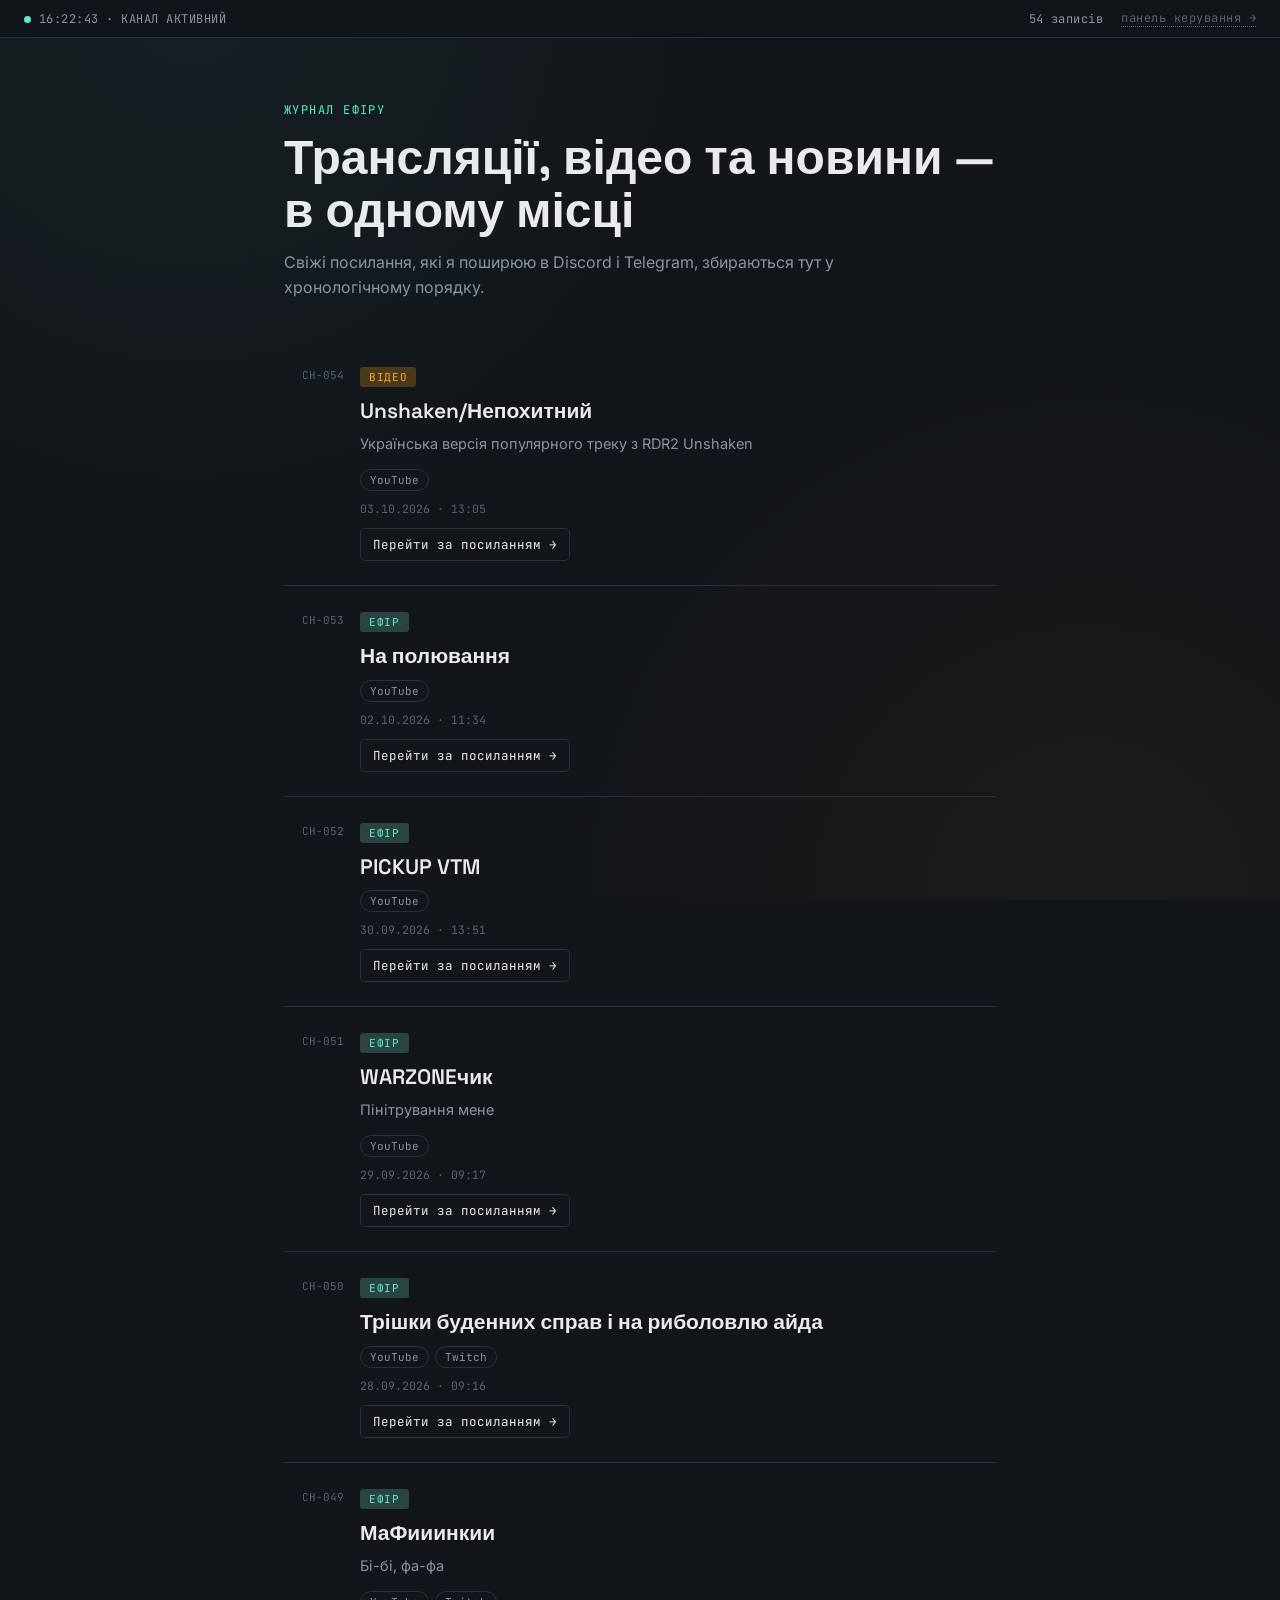
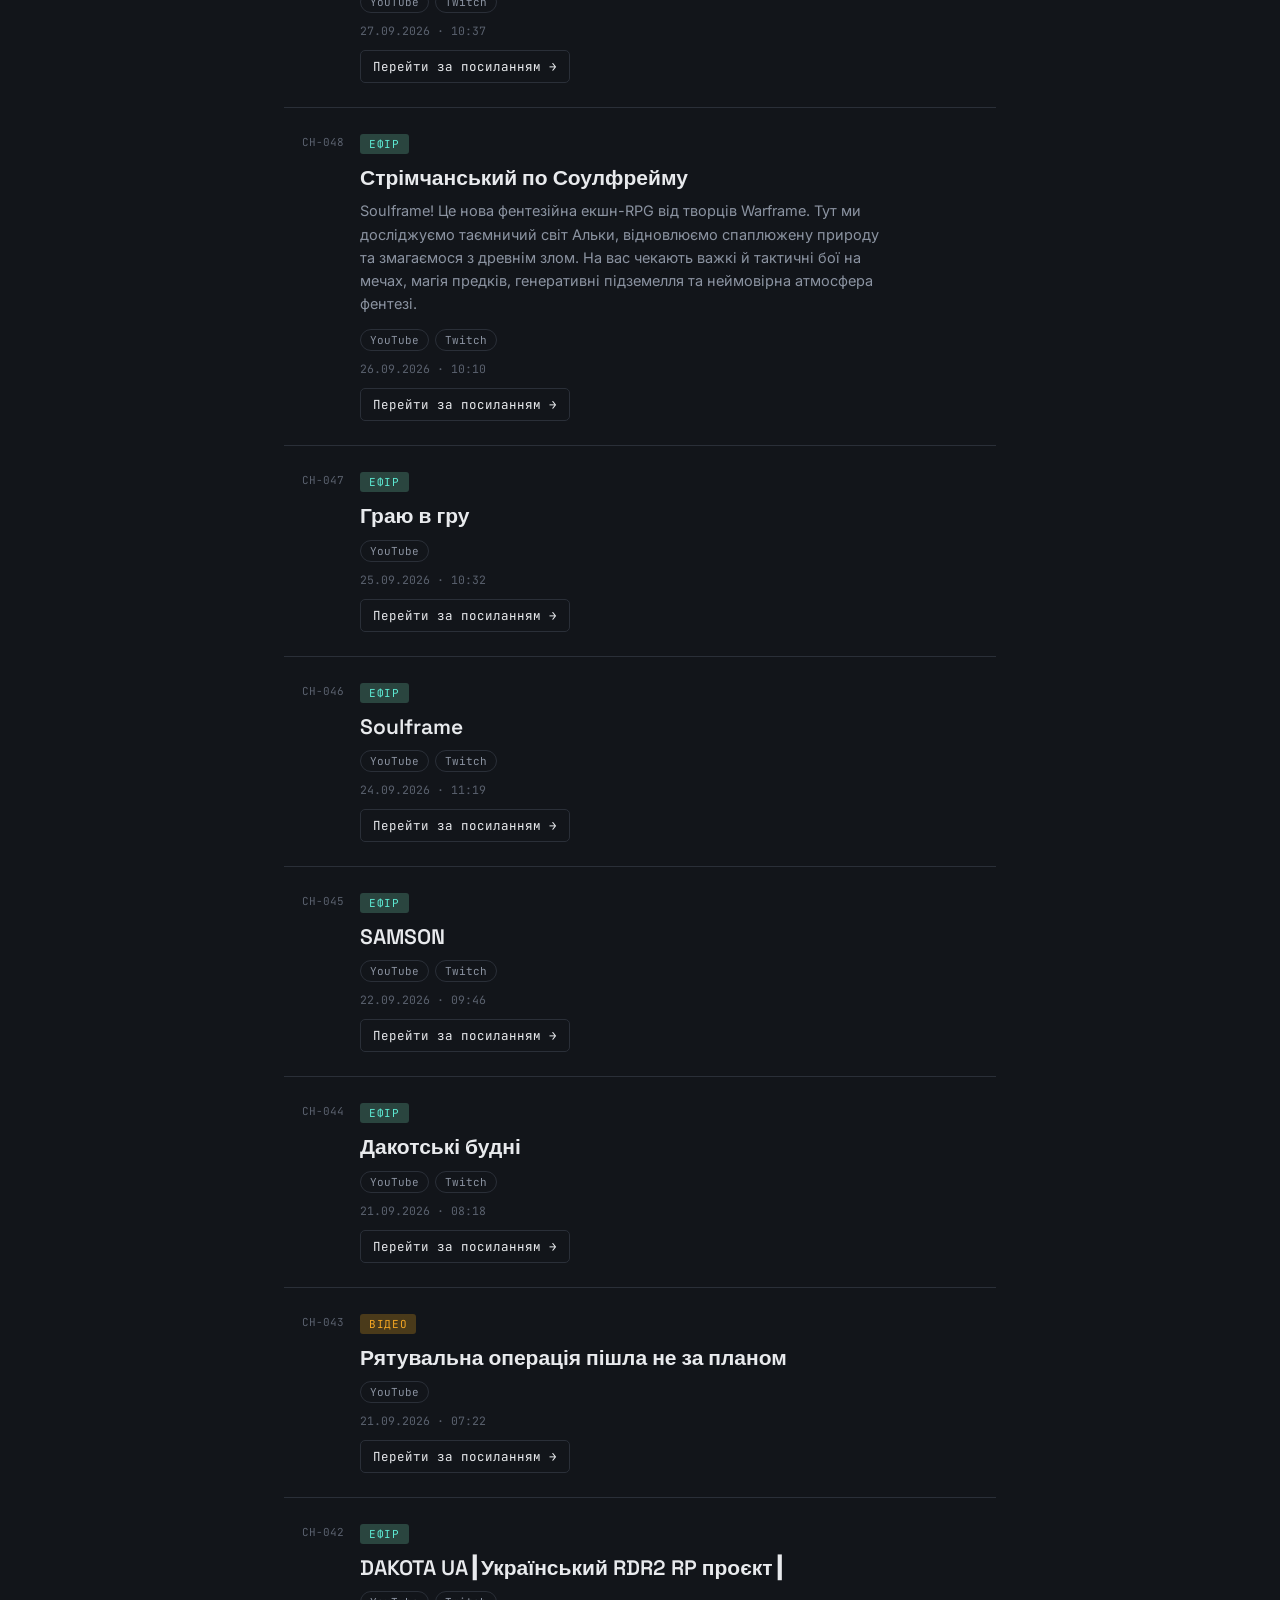
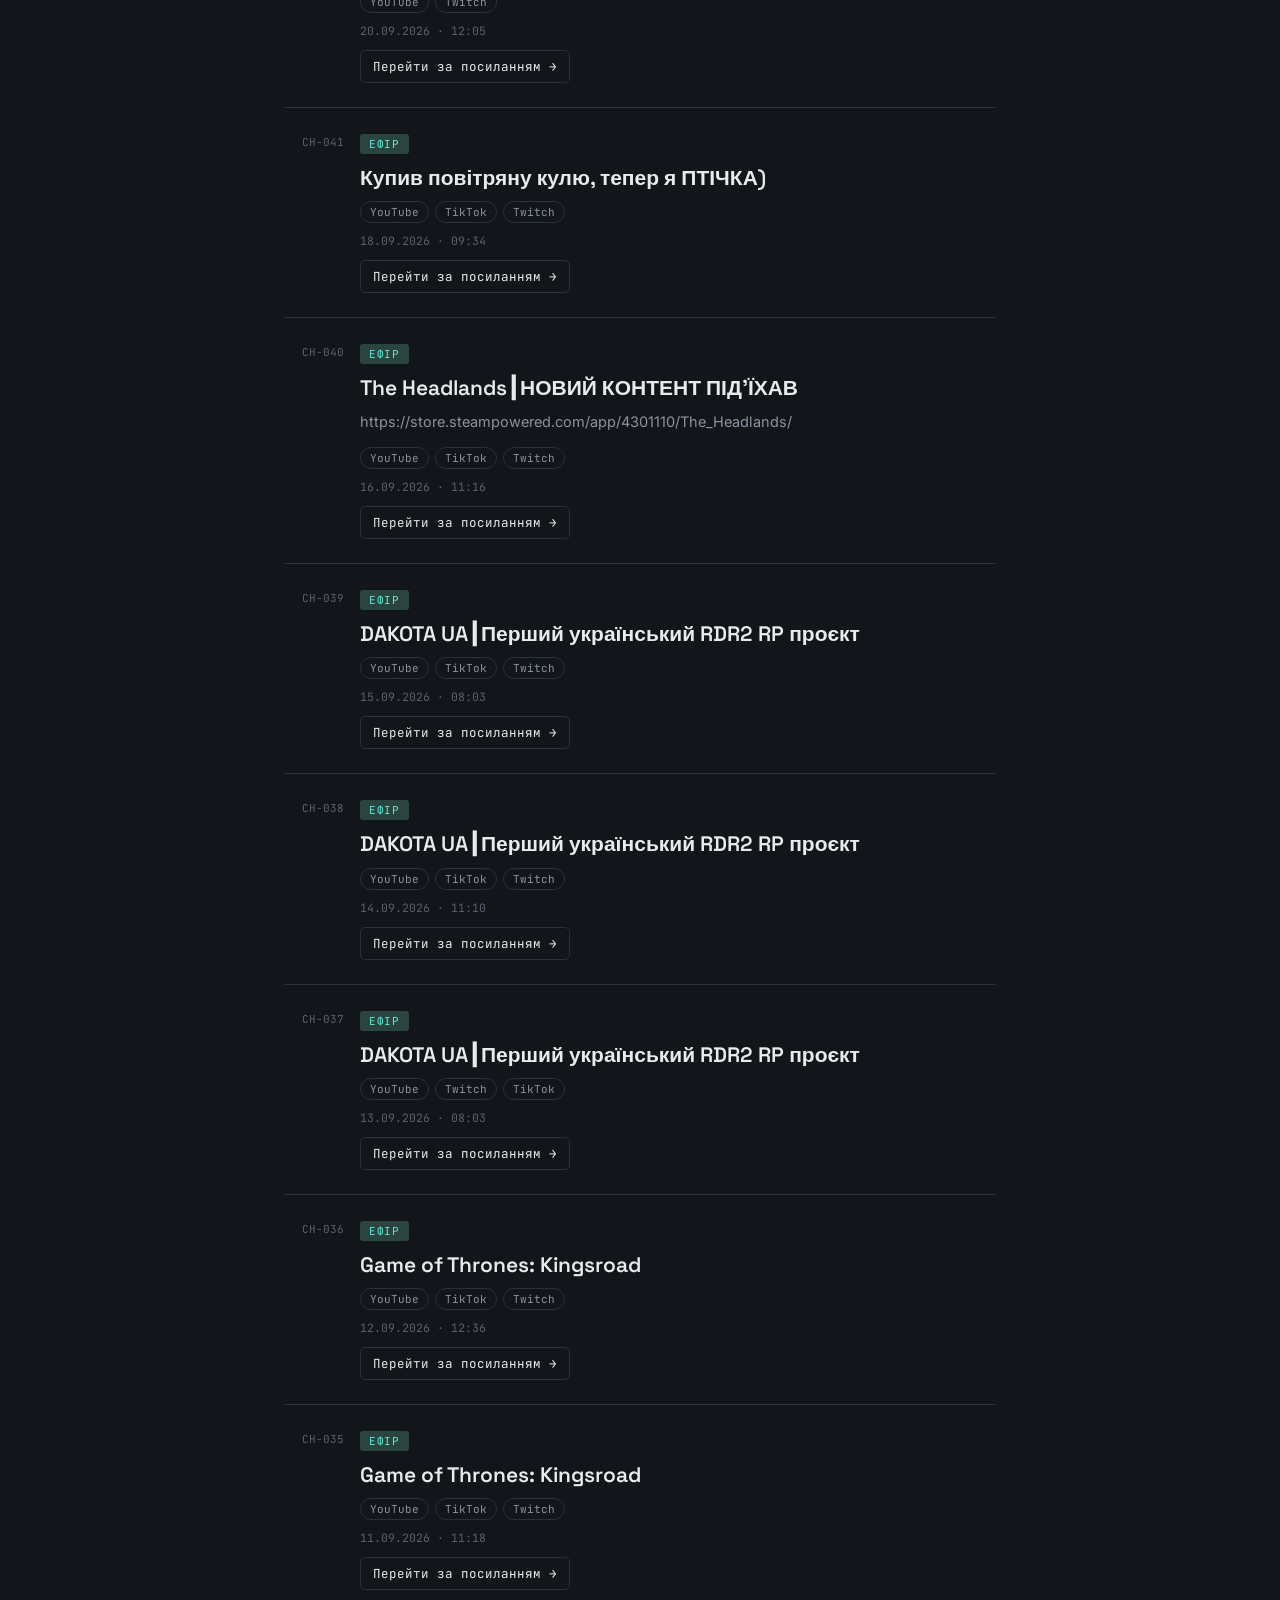
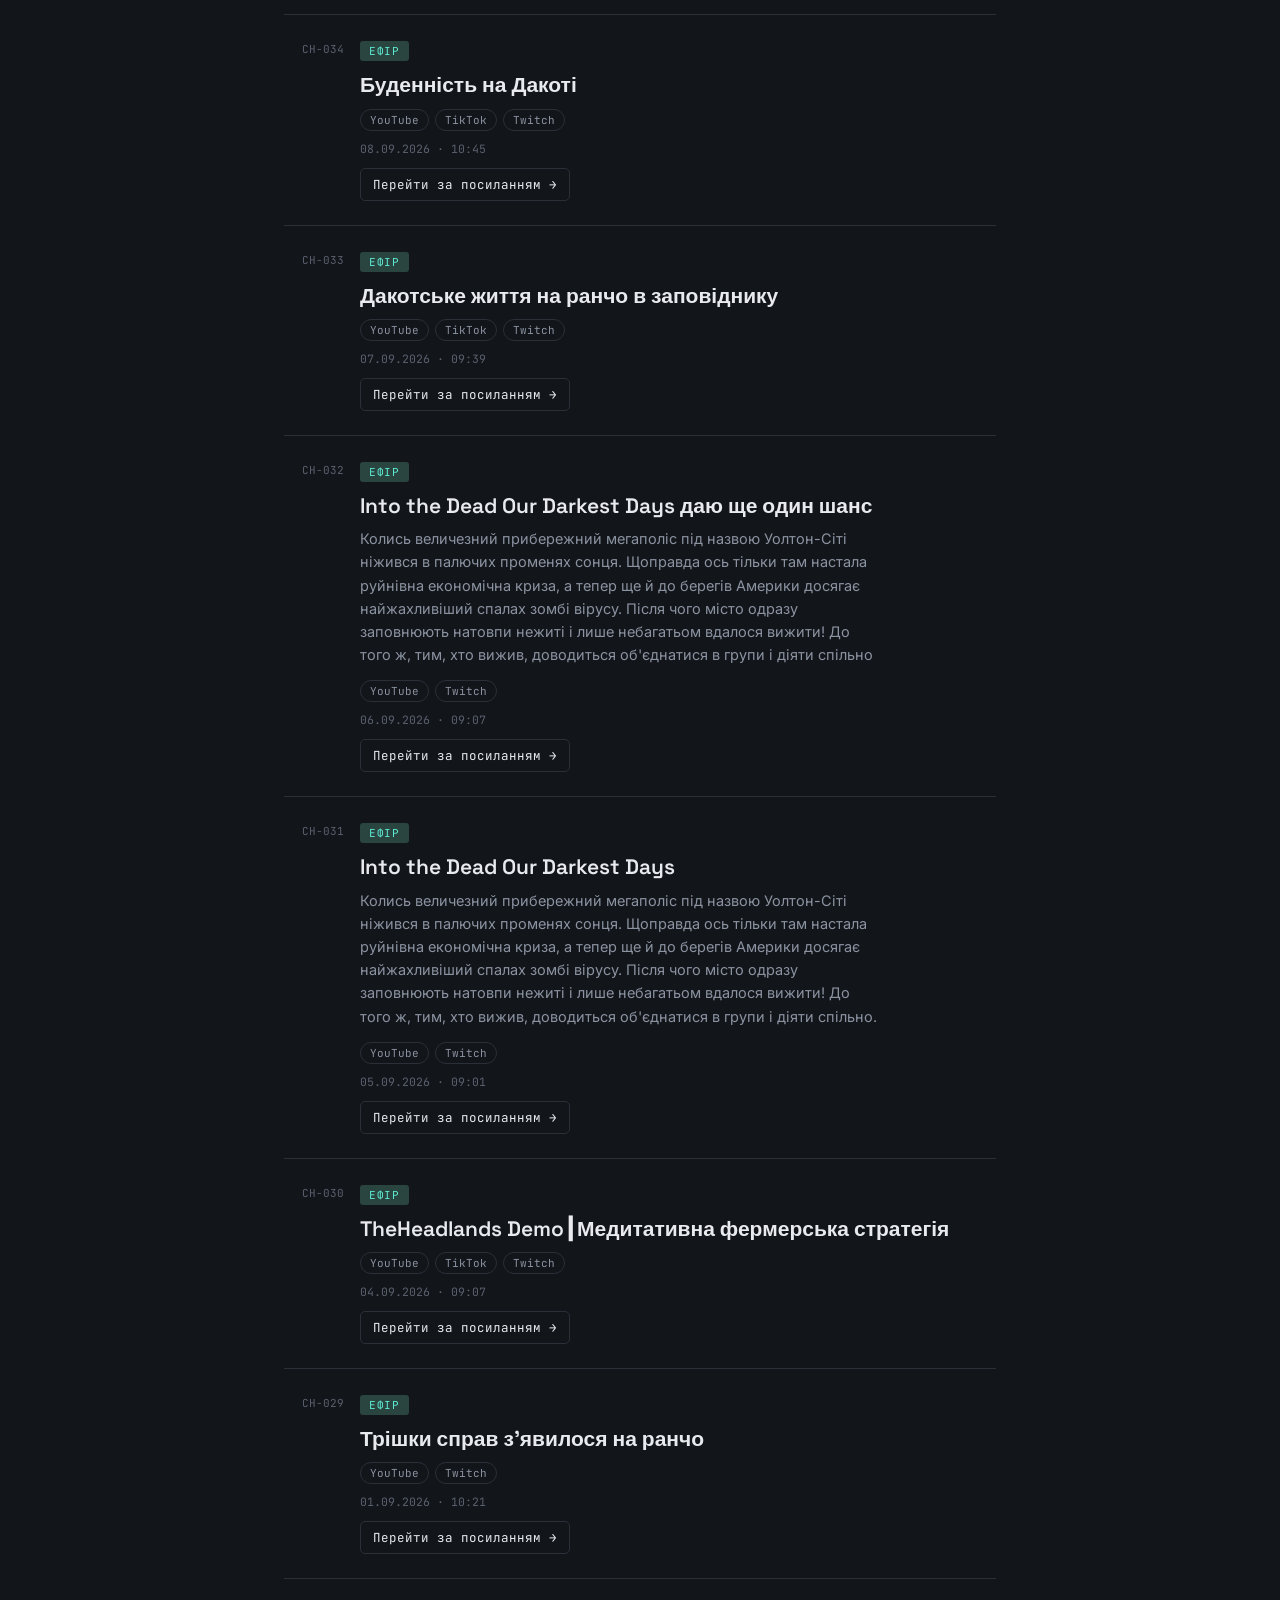
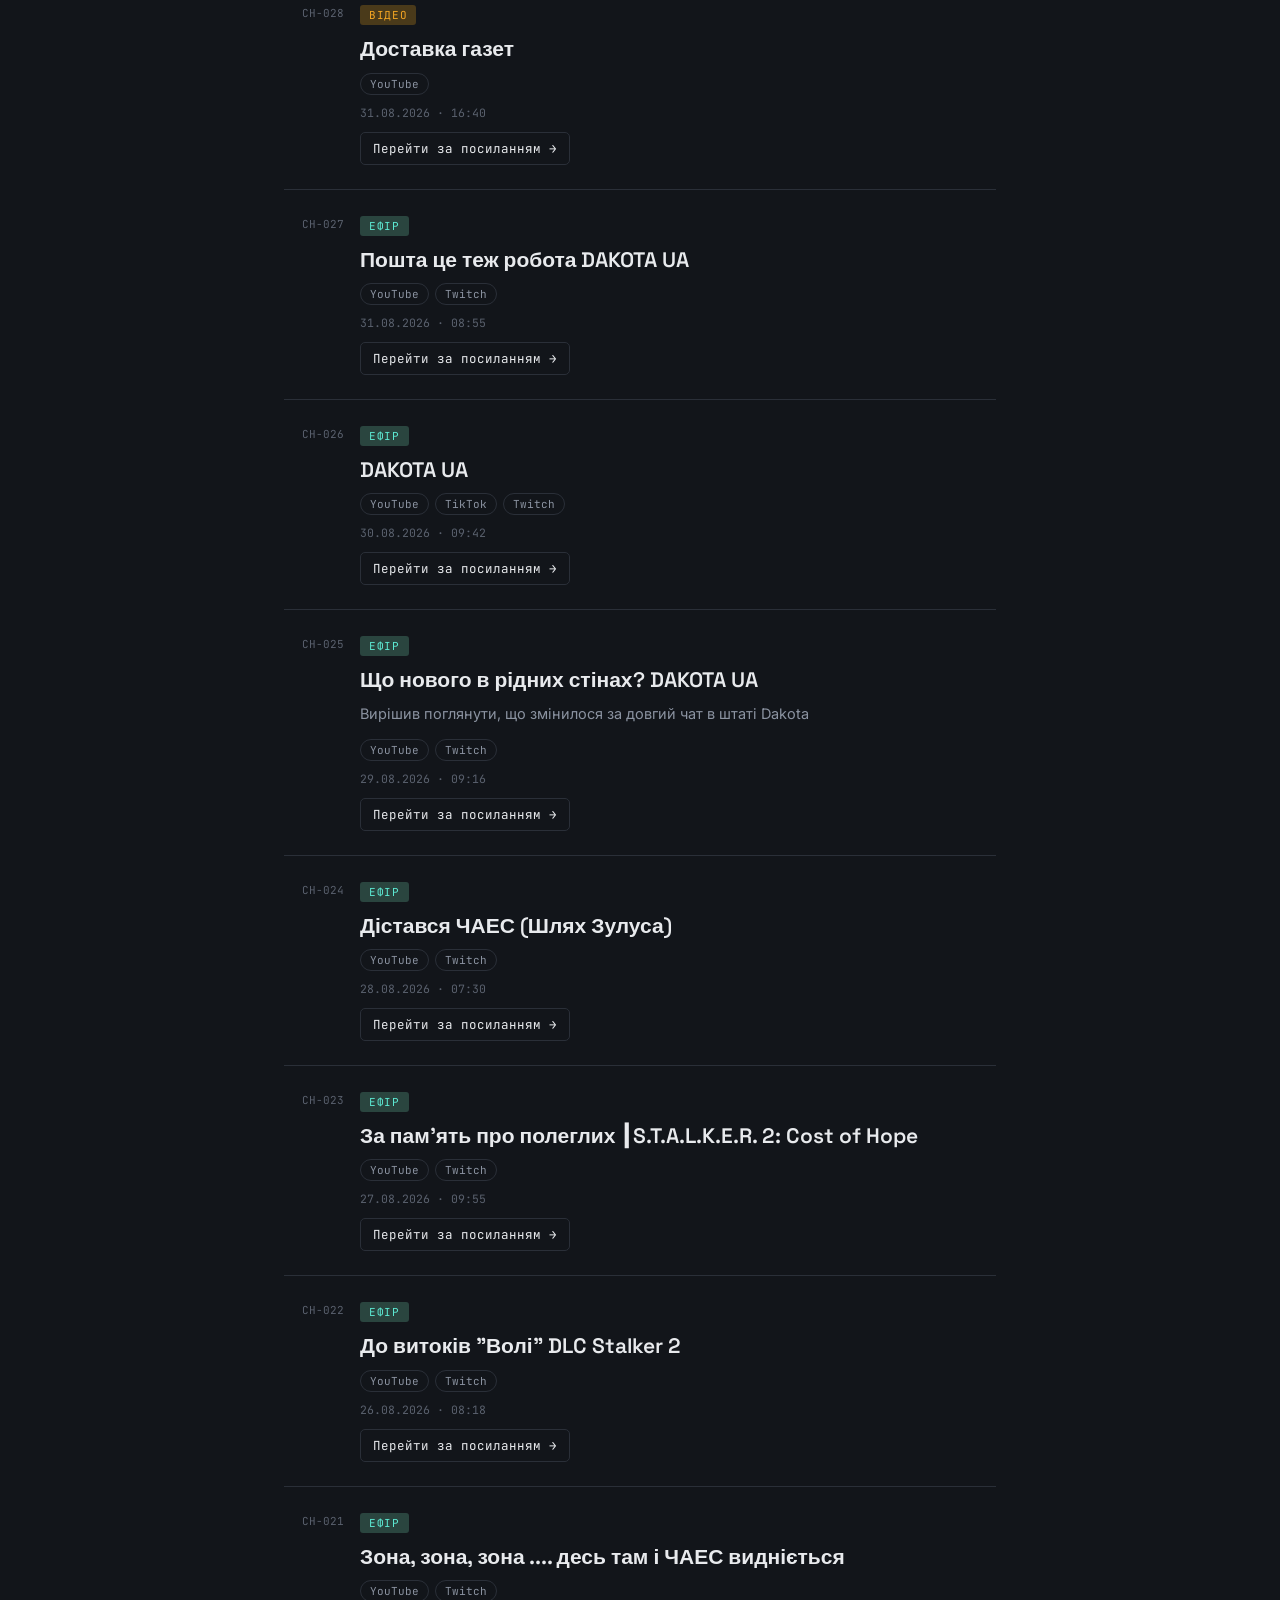
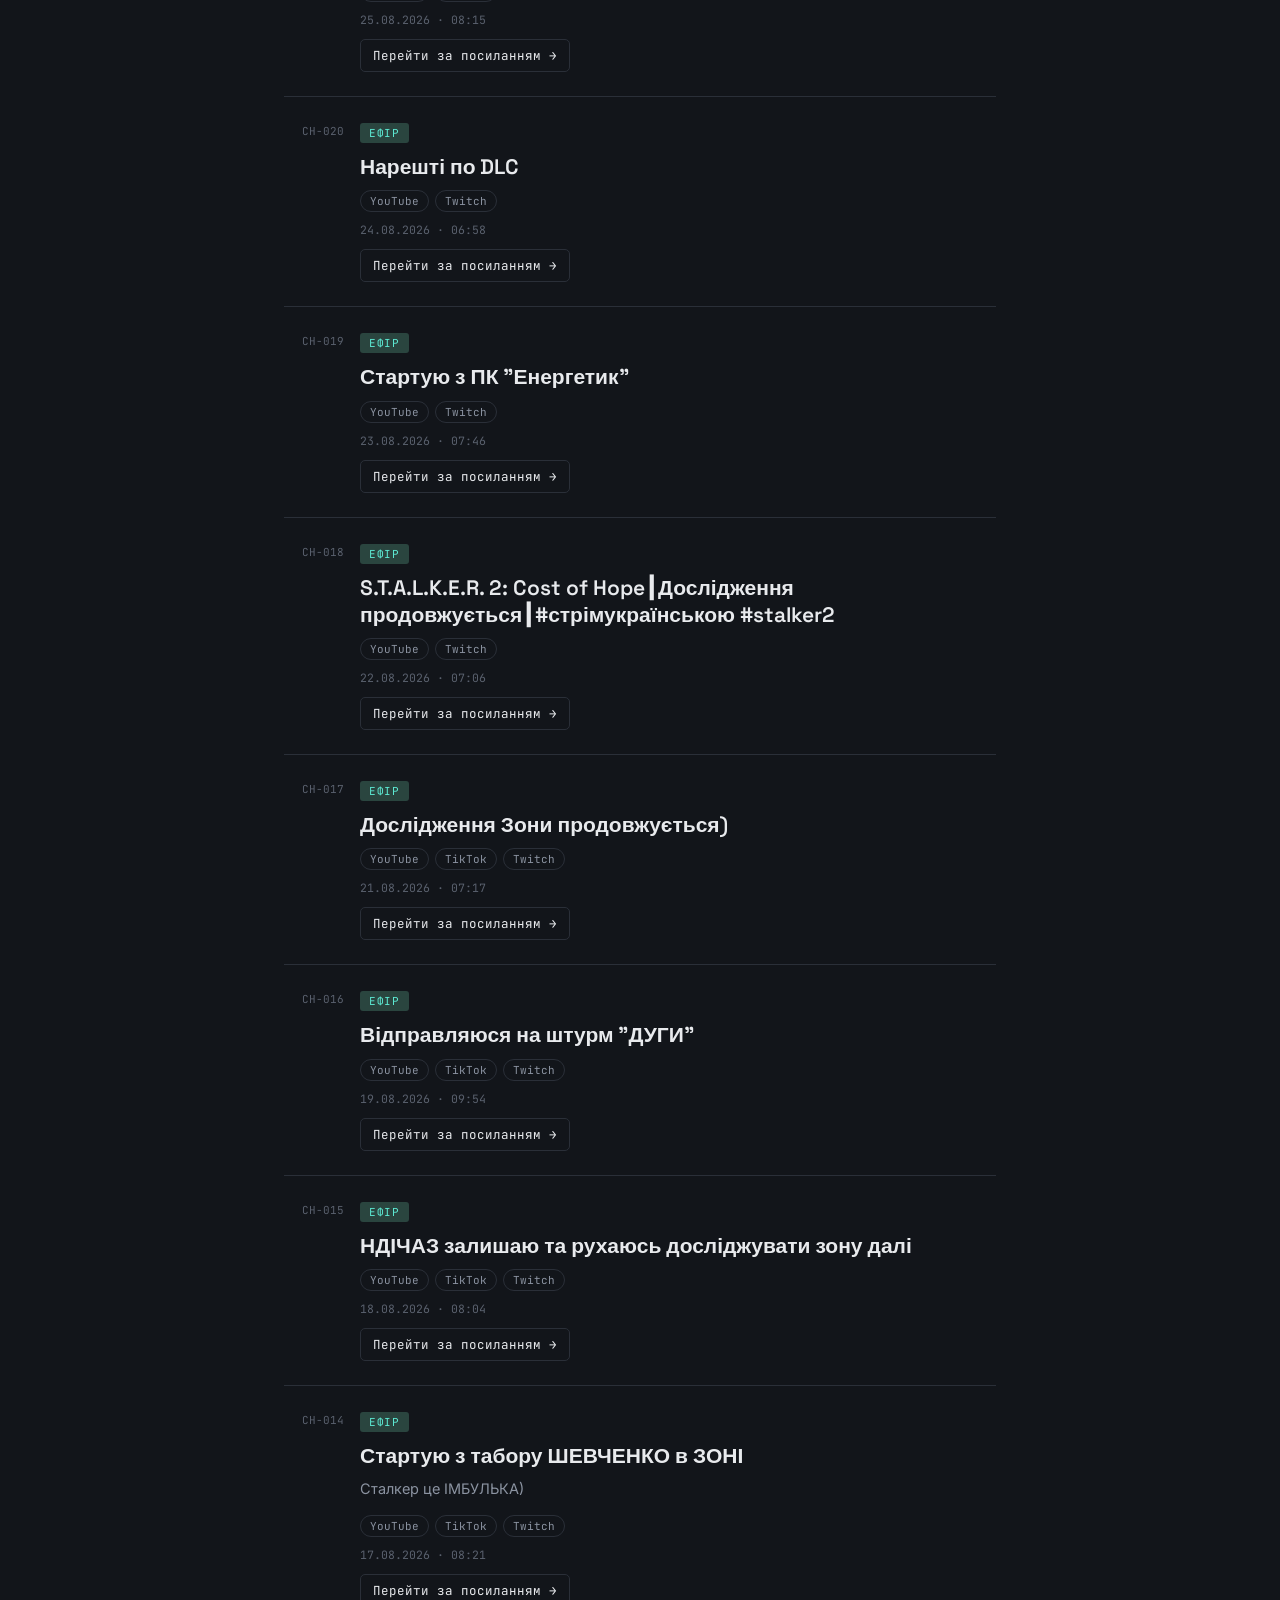
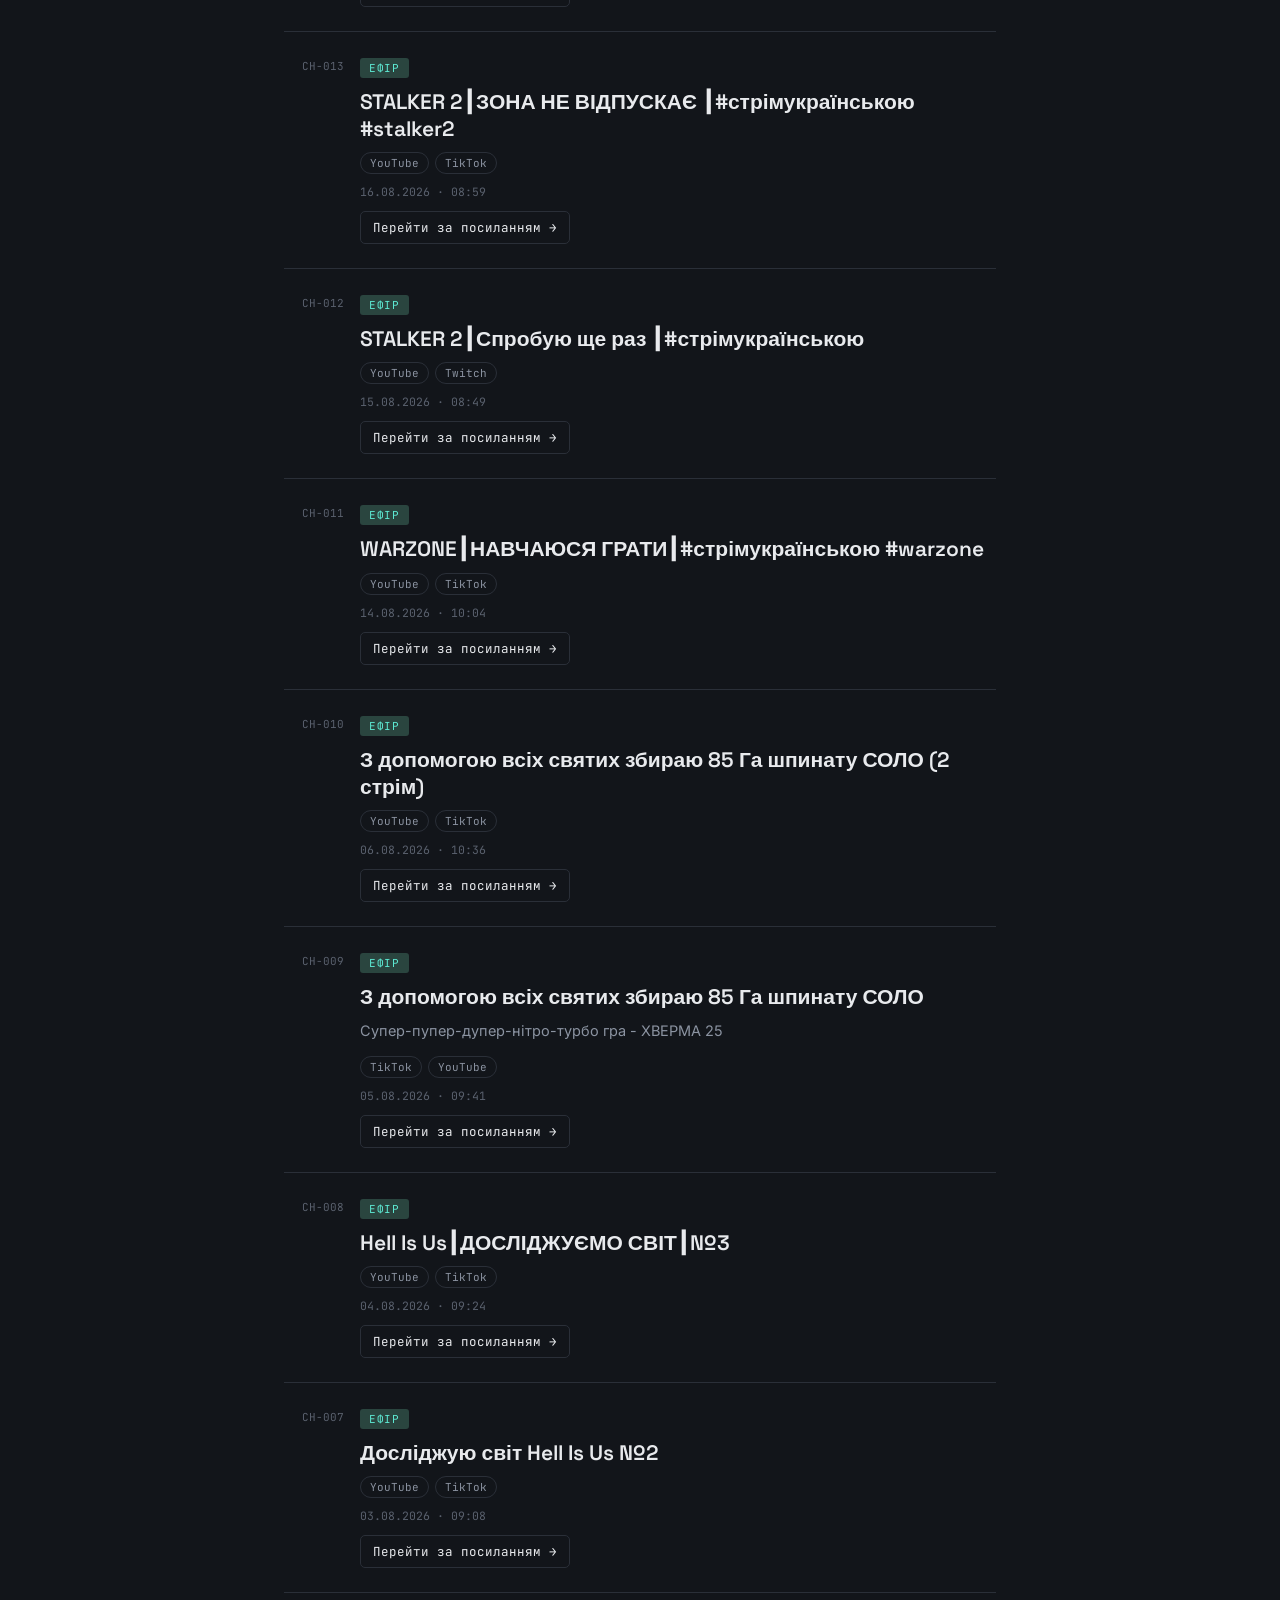
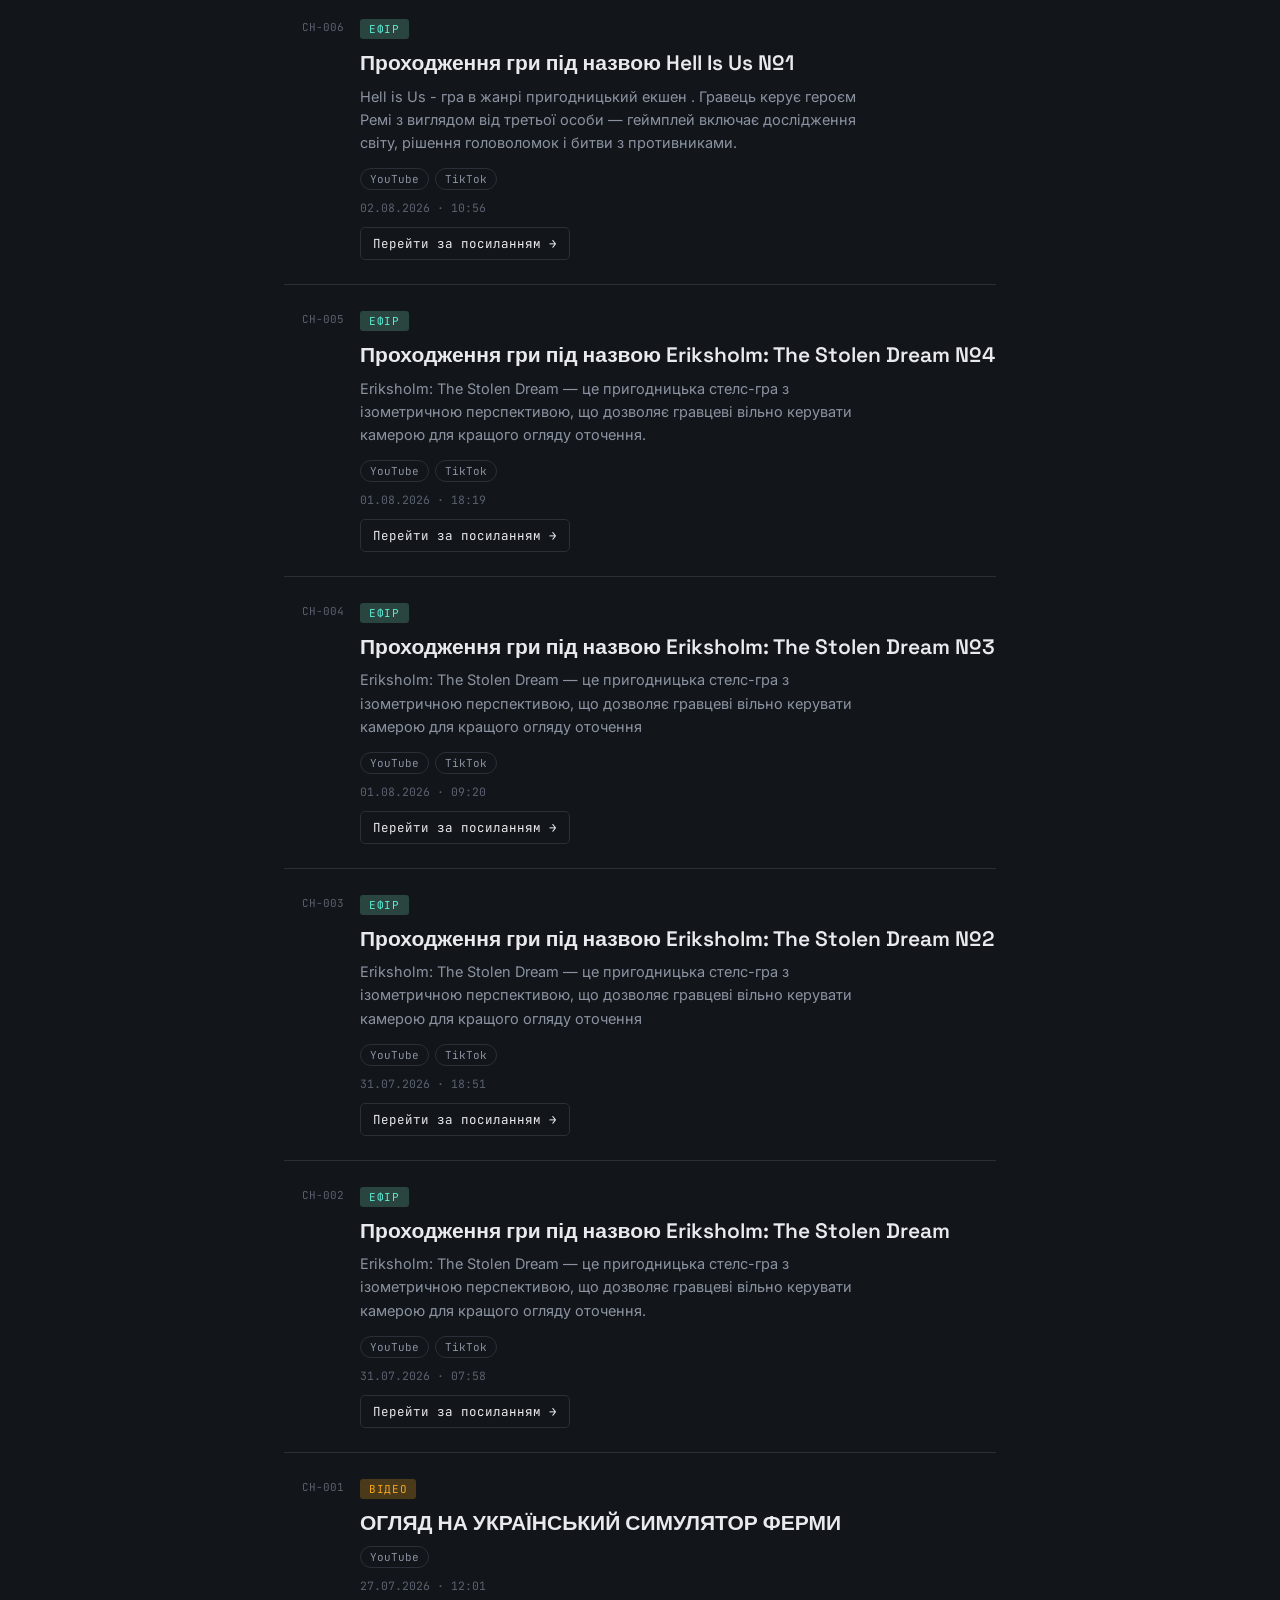
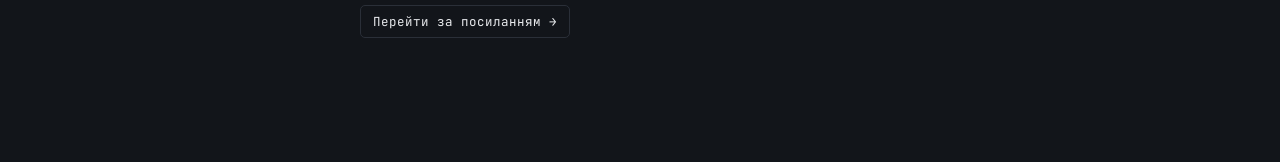
<file: index.html>
<!DOCTYPE html>
<html lang="uk">
<head>
<meta charset="UTF-8">
<meta name="viewport" content="width=device-width, initial-scale=1.0">
<title>Трансляція — журнал ефіру</title>
<link rel="preconnect" href="https://fonts.googleapis.com">
<link href="https://fonts.googleapis.com/css2?family=Space+Grotesk:wght@500;600;700&family=Inter:wght@400;500&family=JetBrains+Mono:wght@400;500;700&display=swap" rel="stylesheet">
<link rel="stylesheet" href="style.css">
</head>
<body>

<div class="statusbar">
  <div><span class="dot"></span><span id="clock">--:--:--</span> · КАНАЛ АКТИВНИЙ</div>
  <div class="right">
    <span id="count">0 записів</span>
    <a class="admin-link" href="admin.html">панель керування →</a>
  </div>
</div>

<header class="hero">
  <div class="eyebrow">Журнал ефіру</div>
  <h1>Трансляції, відео та новини — в одному місці</h1>
  <p class="sub">Свіжі посилання, які я поширюю в Discord і Telegram, збираються тут у хронологічному порядку.</p>
</header>

<main class="feed" id="feed">
  <div class="empty">Завантаження стрічки…</div>
</main>

<script src="config.js"></script>
<script>
function fmtDate(iso){
  const d = new Date(iso);
  if(isNaN(d)) return "";
  const dd = String(d.getDate()).padStart(2,'0');
  const mm = String(d.getMonth()+1).padStart(2,'0');
  const yy = d.getFullYear();
  const hh = String(d.getHours()).padStart(2,'0');
  const mi = String(d.getMinutes()).padStart(2,'0');
  return `${dd}.${mm}.${yy} · ${hh}:${mi}`;
}

const TAG_LABEL = { stream: "Ефір", video: "Відео", news: "Новина" };

function render(posts){
  const feed = document.getElementById('feed');
  const count = document.getElementById('count');
  count.textContent = posts.length + (posts.length === 1 ? " запис" : " записів");

  if(!posts.length){
    feed.innerHTML = '<div class="empty">Ще немає записів. Додай перший через панель керування.</div>';
    return;
  }

  const sorted = [...posts].sort((a,b) => new Date(b.date) - new Date(a.date));

  feed.innerHTML = sorted.map((p, i) => {
    const code = "CH-" + String(sorted.length - i).padStart(3, '0');
    const tagClass = ['stream','video','news'].includes(p.type) ? p.type : 'news';
    return `
      <article class="entry">
        <div class="channel">${code}</div>
        <span class="tag ${tagClass}">${TAG_LABEL[tagClass]}</span>
        <h2>${escapeHtml(p.title || "Без назви")}</h2>
        ${p.description ? `<p>${escapeHtml(p.description)}</p>` : ""}
        ${(p.platforms && p.platforms.length) ? `<div class="platform-badges">${p.platforms.map(pl => `<a class="platform-badge" href="${escapeAttr(pl.url)}" target="_blank" rel="noopener">${escapeHtml(pl.label)}</a>`).join('')}</div>` : ""}
        <div class="meta">${fmtDate(p.date)}</div>
        <a class="go" href="${escapeAttr(p.url)}" target="_blank" rel="noopener">Перейти за посиланням →</a>
      </article>
    `;
  }).join('');
}

function escapeHtml(s){
  return String(s).replace(/[&<>"']/g, c => ({'&':'&amp;','<':'&lt;','>':'&gt;','"':'&quot;',"'":'&#39;'}[c]));
}
function escapeAttr(s){ return escapeHtml(s); }

async function loadPosts(){
  try{
    // cache-bust so viewers see new posts immediately after publishing
    const res = await fetch('posts.json?t=' + Date.now());
    if(!res.ok) throw new Error('no posts.json');
    const posts = await res.json();
    render(posts);
  }catch(e){
    document.getElementById('feed').innerHTML = '<div class="empty">Не вдалося завантажити стрічку.</div>';
  }
}

function tickClock(){
  document.getElementById('clock').textContent = new Date().toLocaleTimeString('uk-UA');
}
tickClock();
setInterval(tickClock, 1000);
loadPosts();
</script>
</body>
</html>
</file>
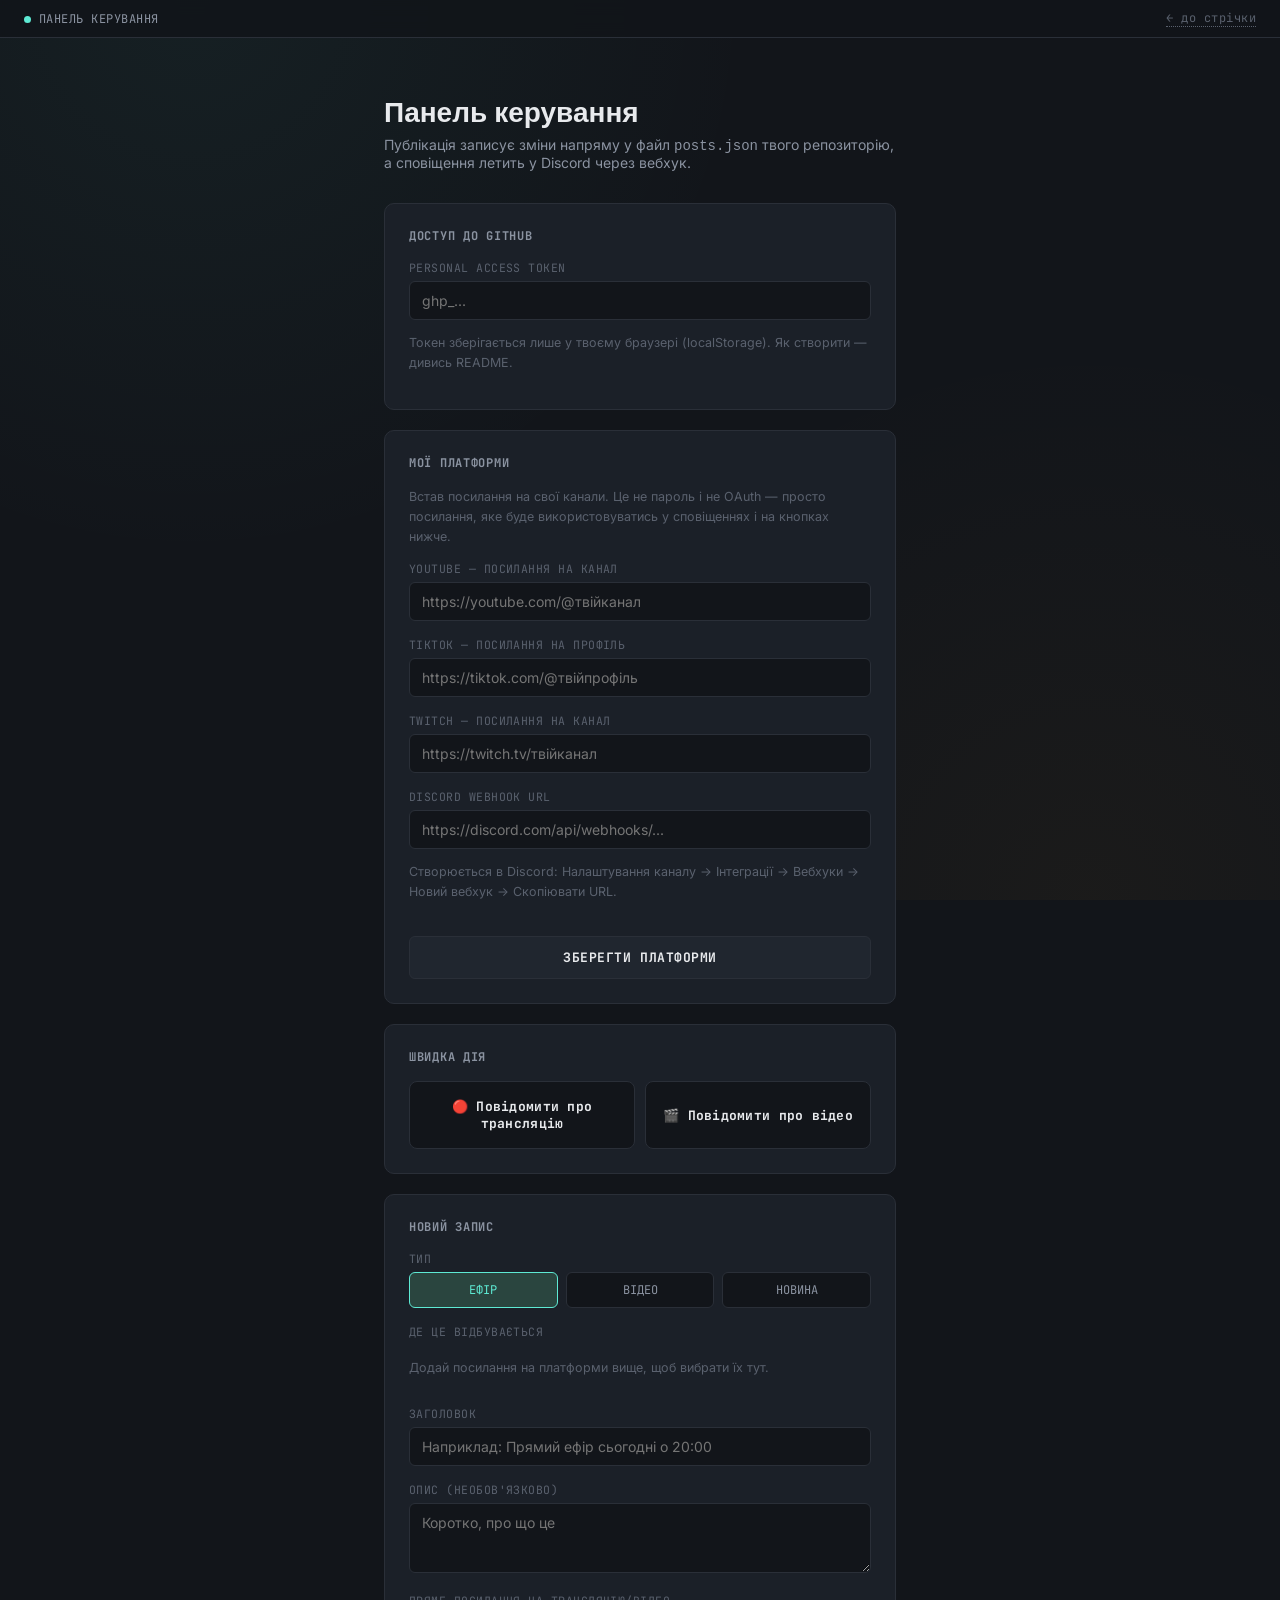
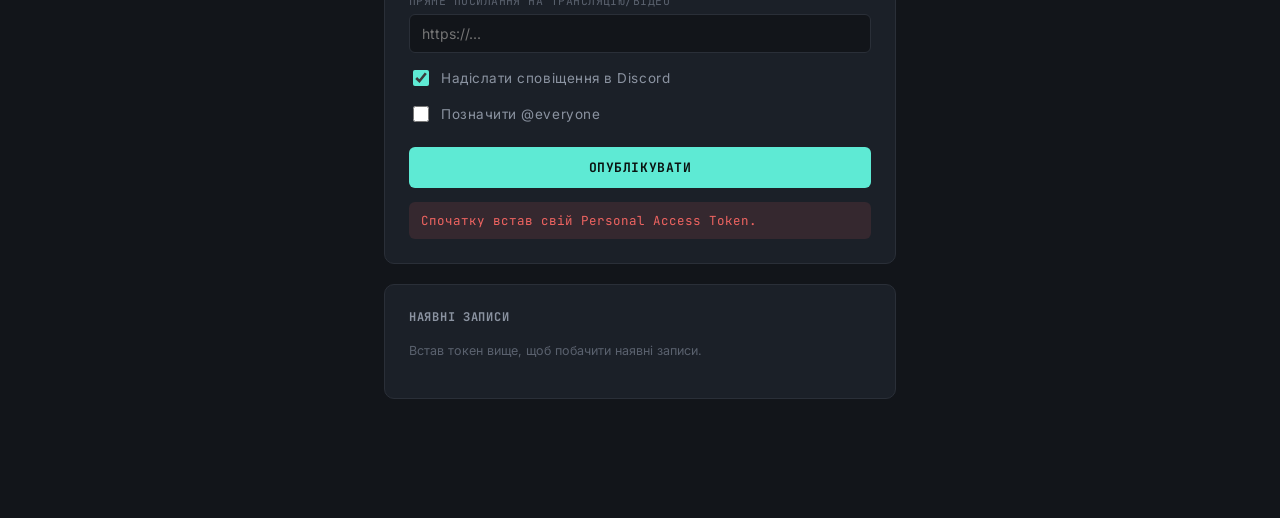
<file: admin.html>
<!DOCTYPE html>
<html lang="uk">
<head>
<meta charset="UTF-8">
<meta name="viewport" content="width=device-width, initial-scale=1.0">
<title>Панель керування — Журнал ефіру</title>
<link rel="preconnect" href="https://fonts.googleapis.com">
<link href="https://fonts.googleapis.com/css2?family=Space+Grotesk:wght@500;600;700&family=Inter:wght@400;500&family=JetBrains+Mono:wght@400;500;700&display=swap" rel="stylesheet">
<link rel="stylesheet" href="style.css">
</head>
<body>

<div class="statusbar">
  <div><span class="dot"></span>ПАНЕЛЬ КЕРУВАННЯ</div>
  <div class="right"><a class="admin-link" href="index.html">← до стрічки</a></div>
</div>

<div class="admin-wrap">
  <h1>Панель керування</h1>
  <p class="sub">Публікація записує зміни напряму у файл <code>posts.json</code> твого репозиторію, а сповіщення летить у Discord через вебхук.</p>

  <div class="panel">
    <h3>Доступ до GitHub</h3>
    <label for="token">Personal Access Token</label>
    <input type="password" id="token" placeholder="ghp_..." autocomplete="off">
    <p class="hint">Токен зберігається лише у твоєму браузері (localStorage). Як створити — дивись README.</p>
  </div>

  <div class="panel">
    <h3>Мої платформи</h3>
    <p class="hint" style="margin-bottom:14px;">Встав посилання на свої канали. Це не пароль і не OAuth — просто посилання, яке буде використовуватись у сповіщеннях і на кнопках нижче.</p>

    <label for="ytLink">YouTube — посилання на канал</label>
    <input type="url" id="ytLink" placeholder="https://youtube.com/@твійканал">

    <label for="ttLink">TikTok — посилання на профіль</label>
    <input type="url" id="ttLink" placeholder="https://tiktok.com/@твійпрофіль">

    <label for="twLink">Twitch — посилання на канал</label>
    <input type="url" id="twLink" placeholder="https://twitch.tv/твійканал">

    <label for="webhook">Discord Webhook URL</label>
    <input type="password" id="webhook" placeholder="https://discord.com/api/webhooks/...">
    <p class="hint">Створюється в Discord: Налаштування каналу → Інтеграції → Вебхуки → Новий вебхук → Скопіювати URL.</p>

    <button class="btn-primary" id="saveSettingsBtn" style="background:var(--surface-2);color:var(--text);border:1px solid var(--border);">Зберегти платформи</button>
    <div class="status-msg" id="settingsStatus"></div>
  </div>

  <div class="panel">
    <h3>Швидка дія</h3>
    <div class="quick-actions">
      <button type="button" class="quick-btn stream" id="quickStream">🔴 Повідомити про трансляцію</button>
      <button type="button" class="quick-btn video" id="quickVideo">🎬 Повідомити про відео</button>
    </div>
  </div>

  <div class="panel" id="composer">
    <h3>Новий запис</h3>

    <label>Тип</label>
    <div class="type-select" id="typeSelect">
      <button type="button" class="type-btn stream active" data-type="stream">Ефір</button>
      <button type="button" class="type-btn video" data-type="video">Відео</button>
      <button type="button" class="type-btn news" data-type="news">Новина</button>
    </div>

    <label>Де це відбувається</label>
    <div class="chip-row" id="platformChips">
      <p class="hint">Додай посилання на платформи вище, щоб вибрати їх тут.</p>
    </div>

    <label for="title">Заголовок</label>
    <input type="text" id="title" placeholder="Наприклад: Прямий ефір сьогодні о 20:00">

    <label for="description">Опис (необов'язково)</label>
    <textarea id="description" placeholder="Коротко, про що це"></textarea>

    <label for="url">Пряме посилання на трансляцію/відео</label>
    <input type="url" id="url" placeholder="https://...">

    <label class="checkbox-row">
      <input type="checkbox" id="notifyDiscord" checked>
      <span>Надіслати сповіщення в Discord</span>
    </label>
    <label class="checkbox-row" id="everyoneRow">
      <input type="checkbox" id="mentionEveryone">
      <span>Позначити @everyone</span>
    </label>

    <button class="btn-primary" id="publishBtn">Опублікувати</button>
    <div class="status-msg" id="statusMsg"></div>
  </div>

  <div class="panel">
    <h3>Наявні записи</h3>
    <div class="existing-list" id="existingList">
      <p class="hint">Завантаження…</p>
    </div>
  </div>
</div>

<script src="config.js"></script>
<script>
const API_BASE = `https://api.github.com/repos/${SITE_CONFIG.OWNER}/${SITE_CONFIG.REPO}/contents/posts.json`;
const tokenInput = document.getElementById('token');
const statusMsg = document.getElementById('statusMsg');
const publishBtn = document.getElementById('publishBtn');
const existingList = document.getElementById('existingList');
const notifyDiscordChk = document.getElementById('notifyDiscord');
const mentionEveryoneChk = document.getElementById('mentionEveryone');

const PLATFORM_META = {
  youtube: { label: 'YouTube', color: '#ff0000' },
  tiktok:  { label: 'TikTok',  color: '#e8eaed' },
  twitch:  { label: 'Twitch',  color: '#9146ff' },
};

function loadSettings(){
  try{ return JSON.parse(localStorage.getItem('site_settings') || '{}'); }
  catch(e){ return {}; }
}
function saveSettings(s){ localStorage.setItem('site_settings', JSON.stringify(s)); }

const settingsFields = {
  youtube: document.getElementById('ytLink'),
  tiktok: document.getElementById('ttLink'),
  twitch: document.getElementById('twLink'),
  webhook: document.getElementById('webhook'),
};

(function initSettings(){
  const s = loadSettings();
  Object.keys(settingsFields).forEach(k => { settingsFields[k].value = s[k] || ''; });
})();

document.getElementById('saveSettingsBtn').addEventListener('click', () => {
  const s = {};
  Object.keys(settingsFields).forEach(k => { s[k] = settingsFields[k].value.trim(); });
  saveSettings(s);
  const el = document.getElementById('settingsStatus');
  el.textContent = 'Збережено.';
  el.className = 'status-msg show ok';
  setTimeout(() => el.classList.remove('show'), 2500);
  renderPlatformChips();
});

let selectedPlatforms = new Set();

function renderPlatformChips(){
  const s = loadSettings();
  const wrap = document.getElementById('platformChips');
  const active = Object.keys(PLATFORM_META).filter(k => s[k]);
  if(!active.length){
    wrap.innerHTML = '<p class="hint">Додай посилання на платформи вище, щоб вибрати їх тут.</p>';
    selectedPlatforms.clear();
    return;
  }
  wrap.innerHTML = active.map(k => `
    <button type="button" class="chip" data-platform="${k}">${PLATFORM_META[k].label}</button>
  `).join('');
  wrap.querySelectorAll('.chip').forEach(chip => {
    const key = chip.dataset.platform;
    if(selectedPlatforms.has(key)) chip.classList.add('active');
    chip.addEventListener('click', () => {
      if(selectedPlatforms.has(key)){ selectedPlatforms.delete(key); chip.classList.remove('active'); }
      else{ selectedPlatforms.add(key); chip.classList.add('active'); }
    });
  });
}
renderPlatformChips();

let currentType = 'stream';
function setType(type){
  currentType = type;
  document.querySelectorAll('.type-btn').forEach(b => b.classList.toggle('active', b.dataset.type === type));
  document.getElementById('everyoneRow').style.display = (type === 'news') ? 'none' : 'flex';
}
document.querySelectorAll('.type-btn').forEach(btn => {
  btn.addEventListener('click', () => setType(btn.dataset.type));
});
setType('stream');

document.getElementById('quickStream').addEventListener('click', () => {
  setType('stream');
  document.getElementById('composer').scrollIntoView({ behavior: 'smooth', block: 'start' });
  document.getElementById('title').focus();
});
document.getElementById('quickVideo').addEventListener('click', () => {
  setType('video');
  document.getElementById('composer').scrollIntoView({ behavior: 'smooth', block: 'start' });
  document.getElementById('title').focus();
});

tokenInput.value = localStorage.getItem('gh_token') || '';
tokenInput.addEventListener('change', () => {
  localStorage.setItem('gh_token', tokenInput.value.trim());
});

function showStatus(msg, ok){
  statusMsg.textContent = msg;
  statusMsg.className = 'status-msg show ' + (ok ? 'ok' : 'err');
}

function getToken(){
  const t = tokenInput.value.trim();
  if(!t){ showStatus('Спочатку встав свій Personal Access Token.', false); return null; }
  return t;
}

async function fetchPostsFile(){
  const token = getToken();
  if(!token) return null;
  const res = await fetch(API_BASE + `?ref=${SITE_CONFIG.BRANCH}`, {
    headers: { Authorization: `Bearer ${token}`, Accept: 'application/vnd.github+json' }
  });
  if(!res.ok){
    if(res.status === 404) return { posts: [], sha: null };
    throw new Error(`GitHub API помилка: ${res.status}`);
  }
  const data = await res.json();
  const content = decodeURIComponent(escape(atob(data.content)));
  return { posts: JSON.parse(content || '[]'), sha: data.sha };
}

async function writePostsFile(posts, sha, message){
  const token = getToken();
  if(!token) return false;
  const body = {
    message,
    content: btoa(unescape(encodeURIComponent(JSON.stringify(posts, null, 2)))),
    branch: SITE_CONFIG.BRANCH,
  };
  if(sha) body.sha = sha;
  const res = await fetch(API_BASE, {
    method: 'PUT',
    headers: {
      Authorization: `Bearer ${token}`,
      Accept: 'application/vnd.github+json',
      'Content-Type': 'application/json',
    },
    body: JSON.stringify(body),
  });
  if(!res.ok){
    const err = await res.json().catch(() => ({}));
    throw new Error(err.message || `GitHub API помилка: ${res.status}`);
  }
  return true;
}

async function loadExisting(){
  try{
    const { posts } = await fetchPostsFile();
    renderExisting(posts || []);
  }catch(e){
    existingList.innerHTML = `<p class="hint">Встав токен вище, щоб побачити наявні записи.</p>`;
  }
}

function renderExisting(posts){
  if(!posts.length){
    existingList.innerHTML = `<p class="hint">Записів ще немає.</p>`;
    return;
  }
  const sorted = [...posts].sort((a,b) => new Date(b.date) - new Date(a.date));
  existingList.innerHTML = sorted.map(p => `
    <div class="existing-row">
      <span class="t">${escapeHtml(p.title || 'Без назви')}</span>
      <button data-id="${p.id}">Видалити</button>
    </div>
  `).join('');
  existingList.querySelectorAll('button[data-id]').forEach(btn => {
    btn.addEventListener('click', () => deletePost(btn.dataset.id));
  });
}

function escapeHtml(s){
  return String(s).replace(/[&<>"']/g, c => ({'&':'&amp;','<':'&lt;','>':'&gt;','"':'&quot;',"'":'&#39;'}[c]));
}

async function deletePost(id){
  if(!confirm('Видалити цей запис?')) return;
  try{
    const { posts, sha } = await fetchPostsFile();
    const updated = posts.filter(p => p.id !== id);
    await writePostsFile(updated, sha, `Видалено запис ${id}`);
    showStatus('Запис видалено.', true);
    renderExisting(updated);
  }catch(e){
    showStatus('Помилка: ' + e.message, false);
  }
}

async function sendDiscordNotification(post, platformLinks, mentionEveryone){
  const s = loadSettings();
  if(!s.webhook) throw new Error('Спочатку встав Discord Webhook URL у налаштуваннях платформ.');

  const isStream = post.type === 'stream';
  const headline = isStream ? '🔴 Наживо просто зараз!' : '🎬 Нове відео!';
  const color = isStream ? 0x5eead4 : 0xf5a623;

  const fields = [];
  if(platformLinks.length){
    fields.push({
      name: 'Платформи',
      value: platformLinks.map(p => `[${p.label}](${p.url})`).join(' • '),
    });
  }

  const embed = {
    title: post.title,
    description: post.description || undefined,
    url: post.url || undefined,
    color,
    fields,
    timestamp: post.date,
  };

  const payload = {
    content: mentionEveryone ? `@everyone ${headline}` : headline,
    embeds: [embed],
  };

  const res = await fetch(s.webhook, {
    method: 'POST',
    headers: { 'Content-Type': 'application/json' },
    body: JSON.stringify(payload),
  });
  if(!res.ok){
    throw new Error(`Discord відхилив запит: ${res.status}`);
  }
}

publishBtn.addEventListener('click', async () => {
  const title = document.getElementById('title').value.trim();
  const description = document.getElementById('description').value.trim();
  const url = document.getElementById('url').value.trim();

  if(!title || !url){
    showStatus('Заповни принаймні заголовок і посилання.', false);
    return;
  }
  if(SITE_CONFIG.OWNER === 'your-github-username'){
    showStatus('Спочатку заповни config.js своїми даними (OWNER і REPO).', false);
    return;
  }

  const s = loadSettings();
  const platformLinks = [...selectedPlatforms].map(k => ({ label: PLATFORM_META[k].label, url: s[k] }));

  publishBtn.disabled = true;
  showStatus('Публікація…', true);

  try{
    const { posts, sha } = await fetchPostsFile();
    const newPost = {
      id: 'p' + Date.now(),
      type: currentType,
      title, description, url,
      platforms: platformLinks,
      date: new Date().toISOString(),
    };
    const updated = [...posts, newPost];
    await writePostsFile(updated, sha, `Новий запис: ${title}`);

    let discordMsg = '';
    if(notifyDiscordChk.checked){
      try{
        await sendDiscordNotification(newPost, platformLinks, mentionEveryoneChk.checked);
        discordMsg = ' Сповіщення надіслано в Discord.';
      }catch(e){
        discordMsg = ' Але Discord: ' + e.message;
      }
    }

    showStatus('Опубліковано!' + discordMsg, true);
    document.getElementById('title').value = '';
    document.getElementById('description').value = '';
    document.getElementById('url').value = '';
    selectedPlatforms.clear();
    renderPlatformChips();
    renderExisting(updated);
  }catch(e){
    showStatus('Помилка: ' + e.message, false);
  }finally{
    publishBtn.disabled = false;
  }
});

loadExisting();
</script>
</body>
</html>
</file>
<file: style.css>
:root{
  --bg: #12151a;
  --surface: #1b2028;
  --surface-2: #20262f;
  --border: #2a2f38;
  --text: #e8eaed;
  --text-dim: #8b93a1;
  --text-faint: #5a616e;
  --signal: #5eead4;
  --signal-dim: #2a453f;
  --amber: #f5a623;
  --amber-dim: #4a3a1a;
  --danger: #ef6461;

  --font-display: 'Space Grotesk', sans-serif;
  --font-body: 'Inter', sans-serif;
  --font-mono: 'JetBrains Mono', monospace;
}

*{ box-sizing: border-box; }

@media (prefers-reduced-motion: reduce){
  *{ animation-duration: 0.01ms !important; transition-duration: 0.01ms !important; }
}

html, body{
  margin: 0;
  padding: 0;
  background: var(--bg);
  color: var(--text);
  font-family: var(--font-body);
  background-image:
    radial-gradient(circle at 15% 0%, rgba(94,234,212,0.05), transparent 40%),
    radial-gradient(circle at 85% 100%, rgba(245,166,35,0.04), transparent 40%);
  background-attachment: fixed;
}

a{ color: inherit; }

/* ---------- top status bar ---------- */
.statusbar{
  position: sticky;
  top: 0;
  z-index: 20;
  display: flex;
  align-items: center;
  justify-content: space-between;
  padding: 10px 24px;
  background: rgba(18,21,26,0.88);
  backdrop-filter: blur(8px);
  border-bottom: 1px solid var(--border);
  font-family: var(--font-mono);
  font-size: 12px;
  letter-spacing: 0.04em;
  color: var(--text-dim);
}
.statusbar .dot{
  display: inline-block;
  width: 7px;
  height: 7px;
  border-radius: 50%;
  background: var(--signal);
  margin-right: 8px;
  box-shadow: 0 0 0 0 rgba(94,234,212,0.6);
  animation: pulse 2.4s infinite;
}
@keyframes pulse{
  0%{ box-shadow: 0 0 0 0 rgba(94,234,212,0.5); }
  70%{ box-shadow: 0 0 0 8px rgba(94,234,212,0); }
  100%{ box-shadow: 0 0 0 0 rgba(94,234,212,0); }
}
.statusbar .right{ display:flex; align-items:center; gap: 18px; }
.statusbar a.admin-link{ color: var(--text-faint); text-decoration:none; border-bottom: 1px dotted var(--text-faint); }
.statusbar a.admin-link:hover{ color: var(--signal); border-color: var(--signal); }

/* ---------- header ---------- */
.hero{
  max-width: 760px;
  margin: 0 auto;
  padding: 64px 24px 32px;
}
.hero .eyebrow{
  font-family: var(--font-mono);
  font-size: 12px;
  color: var(--signal);
  letter-spacing: 0.12em;
  text-transform: uppercase;
  margin-bottom: 14px;
}
.hero h1{
  font-family: var(--font-display);
  font-size: clamp(32px, 5vw, 48px);
  font-weight: 600;
  margin: 0 0 12px;
  line-height: 1.1;
}
.hero p.sub{
  color: var(--text-dim);
  font-size: 16px;
  line-height: 1.6;
  max-width: 56ch;
  margin: 0;
}

/* ---------- feed ---------- */
.feed{
  max-width: 760px;
  margin: 0 auto;
  padding: 8px 24px 100px;
  display: flex;
  flex-direction: column;
}

.entry{
  position: relative;
  padding: 24px 0 24px 76px;
  border-bottom: 1px solid var(--border);
}
.entry:last-child{ border-bottom: none; }

.entry .channel{
  position: absolute;
  left: 0;
  top: 26px;
  font-family: var(--font-mono);
  font-size: 11px;
  color: var(--text-faint);
  width: 60px;
  text-align: right;
  line-height: 1.5;
}

.entry .tag{
  display: inline-flex;
  align-items: center;
  gap: 6px;
  font-family: var(--font-mono);
  font-size: 11px;
  letter-spacing: 0.06em;
  text-transform: uppercase;
  padding: 3px 9px;
  border-radius: 3px;
  margin-bottom: 10px;
}
.tag.stream{ background: var(--signal-dim); color: var(--signal); }
.tag.video{ background: var(--amber-dim); color: var(--amber); }
.tag.news{ background: var(--surface-2); color: var(--text-dim); border: 1px solid var(--border); }

.entry h2{
  font-family: var(--font-display);
  font-size: 21px;
  font-weight: 600;
  margin: 0 0 8px;
  line-height: 1.3;
}
.entry p{
  color: var(--text-dim);
  font-size: 14.5px;
  line-height: 1.6;
  margin: 0 0 14px;
  max-width: 58ch;
}
.entry .meta{
  font-family: var(--font-mono);
  font-size: 11.5px;
  color: var(--text-faint);
}
.entry .go{
  display: inline-flex;
  align-items: center;
  gap: 6px;
  margin-top: 12px;
  font-family: var(--font-mono);
  font-size: 12.5px;
  text-decoration: none;
  color: var(--text);
  border: 1px solid var(--border);
  padding: 7px 12px;
  border-radius: 5px;
  transition: border-color 0.15s, color 0.15s;
}
.entry .go:hover{ border-color: var(--signal); color: var(--signal); }

.empty{
  text-align: center;
  padding: 60px 24px;
  color: var(--text-faint);
  font-family: var(--font-mono);
  font-size: 13px;
}

/* ---------- admin ---------- */
.admin-wrap{
  max-width: 560px;
  margin: 0 auto;
  padding: 56px 24px 100px;
}
.admin-wrap h1{
  font-family: var(--font-display);
  font-size: 28px;
  margin: 0 0 6px;
}
.admin-wrap .sub{ color: var(--text-dim); font-size: 14px; margin: 0 0 32px; }

.panel{
  background: var(--surface);
  border: 1px solid var(--border);
  border-radius: 10px;
  padding: 24px;
  margin-bottom: 20px;
}
.panel h3{
  font-family: var(--font-mono);
  font-size: 12px;
  letter-spacing: 0.06em;
  text-transform: uppercase;
  color: var(--text-dim);
  margin: 0 0 16px;
}

label{
  display: block;
  font-family: var(--font-mono);
  font-size: 11.5px;
  letter-spacing: 0.04em;
  text-transform: uppercase;
  color: var(--text-faint);
  margin: 16px 0 6px;
}
label:first-of-type{ margin-top: 0; }

input[type=text], input[type=url], input[type=password], textarea, select{
  width: 100%;
  background: var(--bg);
  border: 1px solid var(--border);
  border-radius: 6px;
  padding: 10px 12px;
  color: var(--text);
  font-family: var(--font-body);
  font-size: 14px;
}
input:focus, textarea:focus, select:focus{
  outline: none;
  border-color: var(--signal);
}
textarea{ resize: vertical; min-height: 70px; }

.type-select{ display: flex; gap: 8px; }
.type-select button{
  flex: 1;
  padding: 9px 0;
  border-radius: 6px;
  border: 1px solid var(--border);
  background: var(--bg);
  color: var(--text-dim);
  font-family: var(--font-mono);
  font-size: 12px;
  text-transform: uppercase;
  cursor: pointer;
}
.type-select button.active.stream{ border-color: var(--signal); color: var(--signal); background: var(--signal-dim); }
.type-select button.active.video{ border-color: var(--amber); color: var(--amber); background: var(--amber-dim); }
.type-select button.active.news{ border-color: var(--text-dim); color: var(--text); background: var(--surface-2); }

.btn-primary{
  width: 100%;
  margin-top: 22px;
  padding: 12px 0;
  background: var(--signal);
  color: #0a1210;
  border: none;
  border-radius: 6px;
  font-family: var(--font-mono);
  font-weight: 700;
  font-size: 13px;
  letter-spacing: 0.04em;
  text-transform: uppercase;
  cursor: pointer;
}
.btn-primary:disabled{ opacity: 0.5; cursor: not-allowed; }
.btn-primary:hover:not(:disabled){ filter: brightness(1.08); }

.status-msg{
  font-family: var(--font-mono);
  font-size: 12.5px;
  padding: 10px 12px;
  border-radius: 6px;
  margin-top: 14px;
  display: none;
}
.status-msg.show{ display: block; }
.status-msg.ok{ background: var(--signal-dim); color: var(--signal); }
.status-msg.err{ background: rgba(239,100,97,0.12); color: var(--danger); }

.hint{ color: var(--text-faint); font-size: 12.5px; line-height: 1.6; }
.hint a{ color: var(--signal); }

.quick-actions{
  display: flex;
  gap: 10px;
  flex-wrap: wrap;
}
.quick-btn{
  flex: 1;
  min-width: 220px;
  padding: 16px 14px;
  border-radius: 8px;
  border: 1px solid var(--border);
  background: var(--bg);
  color: var(--text);
  font-family: var(--font-mono);
  font-size: 13px;
  font-weight: 700;
  letter-spacing: 0.02em;
  cursor: pointer;
  transition: border-color 0.15s, transform 0.1s;
}
.quick-btn:hover{ transform: translateY(-1px); }
.quick-btn.stream:hover{ border-color: var(--signal); }
.quick-btn.video:hover{ border-color: var(--amber); }

.chip-row{
  display: flex;
  gap: 8px;
  flex-wrap: wrap;
  margin-bottom: 4px;
}
.chip{
  padding: 7px 14px;
  border-radius: 999px;
  border: 1px solid var(--border);
  background: var(--bg);
  color: var(--text-dim);
  font-family: var(--font-mono);
  font-size: 12px;
  cursor: pointer;
}
.chip.active{
  border-color: var(--signal);
  color: var(--signal);
  background: var(--signal-dim);
}

.checkbox-row{
  display: flex;
  align-items: center;
  gap: 9px;
  margin: 14px 0 0;
  font-family: var(--font-body);
  font-size: 13.5px;
  color: var(--text-dim);
  cursor: pointer;
  text-transform: none;
}
.checkbox-row input{
  width: 16px;
  height: 16px;
  accent-color: var(--signal);
  cursor: pointer;
}

.platform-badges{
  display: flex;
  gap: 6px;
  flex-wrap: wrap;
  margin: 10px 0;
}
.platform-badge{
  font-family: var(--font-mono);
  font-size: 11px;
  padding: 3px 9px;
  border-radius: 999px;
  border: 1px solid var(--border);
  color: var(--text-dim);
  text-decoration: none;
}
.platform-badge:hover{ border-color: var(--signal); color: var(--signal); }

.existing-list{ margin-top: 10px; }
.existing-row{
  display: flex;
  justify-content: space-between;
  align-items: center;
  gap: 10px;
  padding: 10px 0;
  border-bottom: 1px solid var(--border);
  font-size: 13px;
}
.existing-row:last-child{ border-bottom: none; }
.existing-row .t{ overflow: hidden; text-overflow: ellipsis; white-space: nowrap; }
.existing-row button{
  background: none;
  border: 1px solid var(--border);
  color: var(--danger);
  font-family: var(--font-mono);
  font-size: 11px;
  padding: 5px 9px;
  border-radius: 5px;
  cursor: pointer;
  flex-shrink: 0;
}
.existing-row button:hover{ border-color: var(--danger); }
</file>
